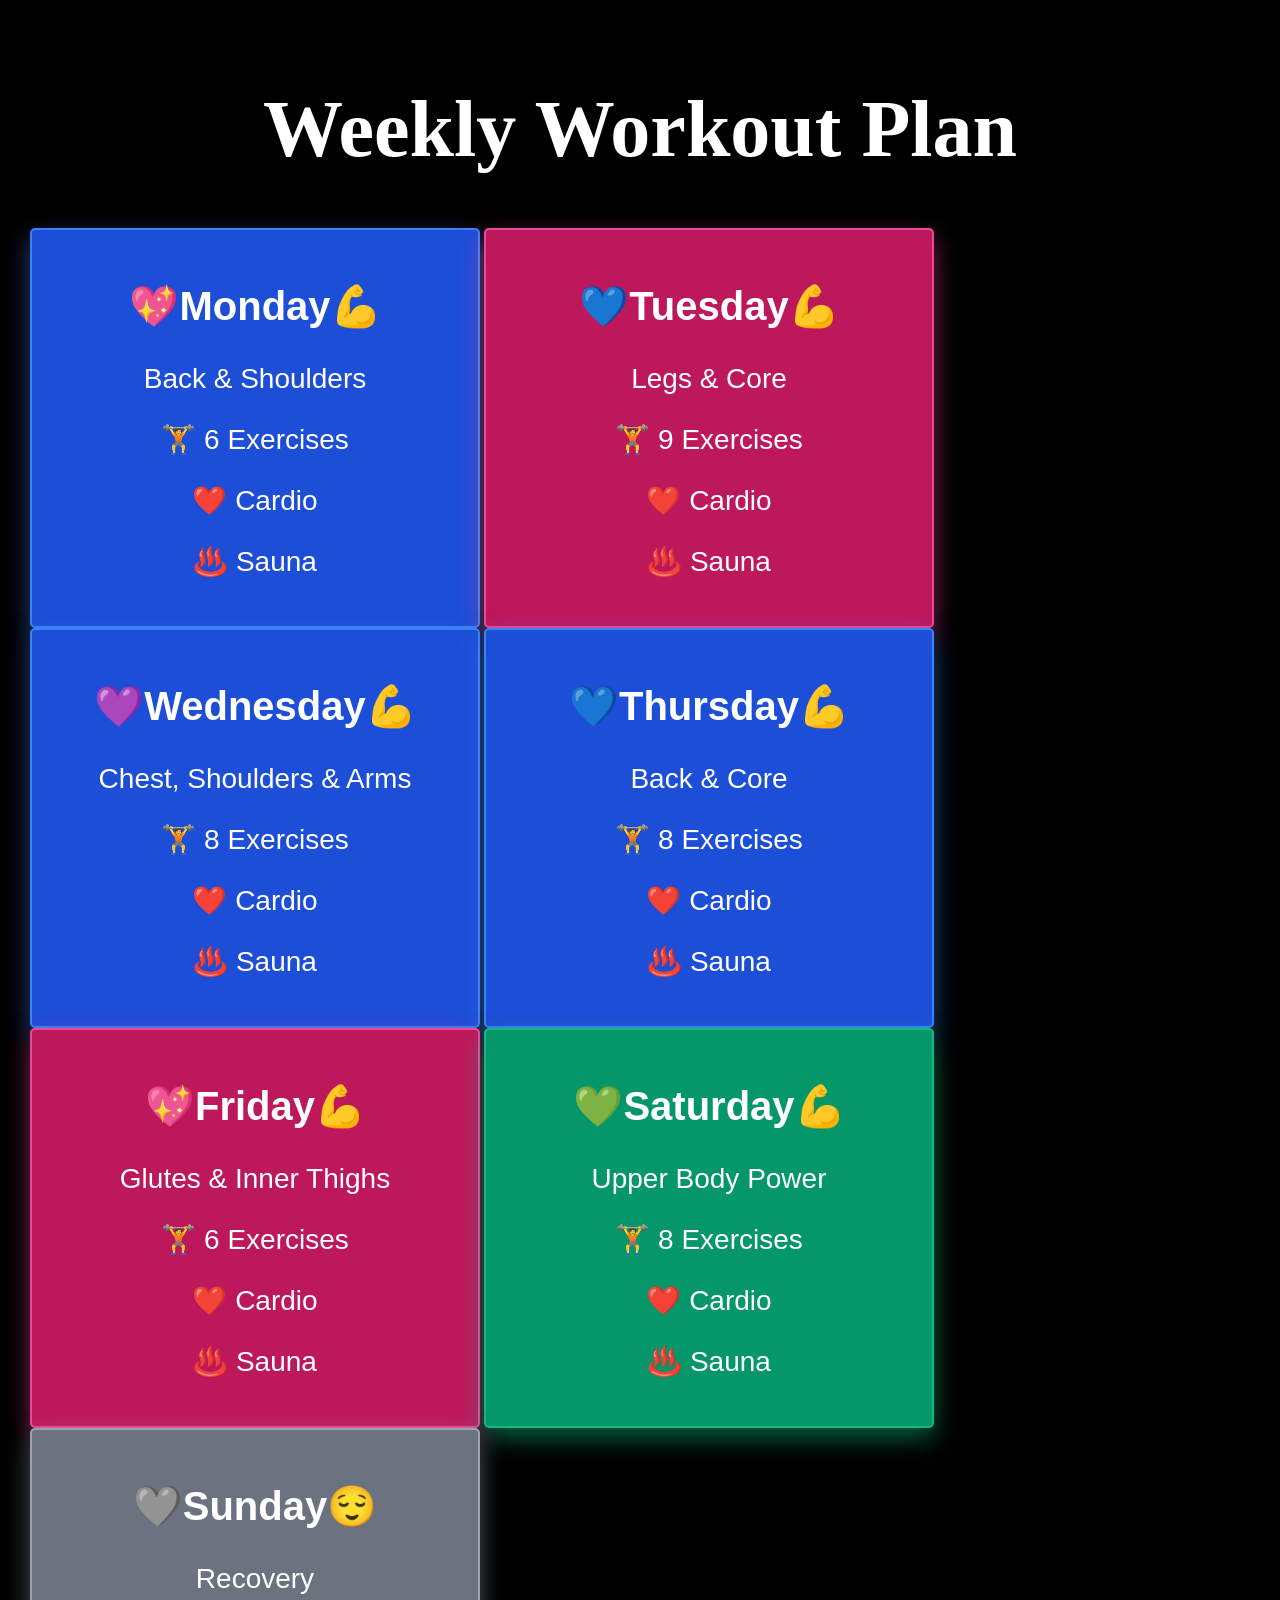
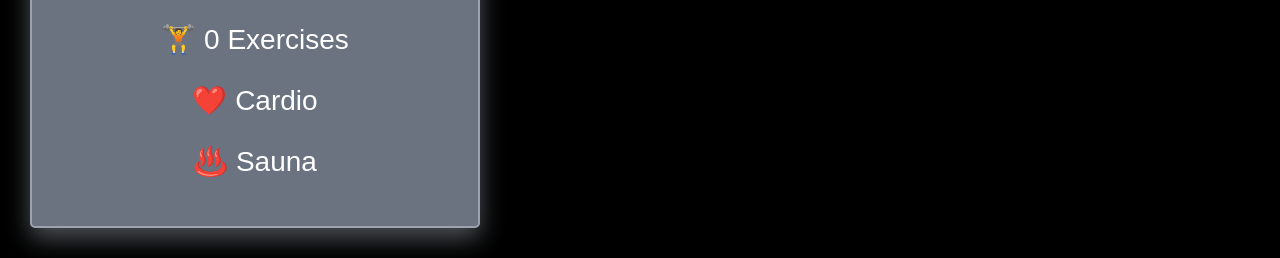
<file: index.html>
<!DOCTYPE html>
<html lang="en">
    <head>
        <link rel="stylesheet" href="style.css">
    </head>
    <body id="main">
        <h1 id="top" style="text-align: center;">Weekly Workout Plan</h1>
        <button id="upper_body">
            <a href="monday_workout.html">
                <h2>💖Monday💪</h2>
                <p>Back & Shoulders</p>
                <p>🏋️ 6 Exercises</p>
                <p>❤️ Cardio</p>
                <p>♨️ Sauna</p>
            </a>
        </button>
        <button id="lower_body">
            <a href="tuesday_workout.html">
                <h2>💙Tuesday💪</h2>
                <p>Legs & Core</p>
                <p>🏋️ 9 Exercises</p>
                <p>❤️ Cardio</p>
                <p>♨️ Sauna</p>
            </a>
        </button>
        <button id="upper_body">
            <a href="wednesday_workout.html">
                <h2>💜Wednesday💪</h2>
                <p>Chest, Shoulders & Arms</p>
                <p>🏋️ 8 Exercises</p>
                <p>❤️ Cardio</p>
                <p>♨️ Sauna</p>
            </a>
        </button>
        <button id="upper_body">
            <a href="thursday_workout.html">
                <h2>💙Thursday💪</h2>
                <p>Back & Core</p>
                <p>🏋️ 8 Exercises</p>
                <p>❤️ Cardio</p>
                <p>♨️ Sauna</p>
            </a>
        </button>
        <button id="lower_body">
            <a href="friday_workout.html">
                <h2>💖Friday💪</h2>
                <p>Glutes & Inner Thighs</p>
                <p>🏋️ 6 Exercises</p>
                <p>❤️ Cardio</p>
                <p>♨️ Sauna</p>
            </a>
        </button>
        <button id="full_body">
            <a href="saturday_workout.html">
                <h2>💚Saturday💪</h2>
                <p>Upper Body Power</p>
                <p>🏋️ 8 Exercises</p>
                <p>❤️ Cardio</p>
                <p>♨️ Sauna</p>
            </a>
        </button>
        <button id="recovery">
            <a href="sunday_workout.html">
                <h2>🩶Sunday😌</h2>
                <p>Recovery</p>
                <p>🏋️ 0 Exercises</p>
                <p>❤️ Cardio</p>
                <p>♨️ Sauna</p>
            </a>
        </button>
    </body>
</html>
</file>
<file: style.css>
button {
    height: 400px;
    width: 450px;
    border-radius: 5px;
    border-color: rgb(255, 255, 255);
    border-width: 2px;
    border-style: solid;
    background-color: rgba(128, 128, 128, 0.184);
    gap: 15px;
    transition: 0.3s;
}
a {
    color: white;
    text-decoration: none;
    font-size: 35px;
}
body {
    background-color: black;
    margin: 10px;
    color:white;
}
#main{
    padding: 20px;
}
.home-button{
    display: inline-block;
    background-color: #374151;
    color: white;
    text-decoration: none;
    padding: 12px 20px;
    border-radius: 12px;
    margin:1px;
    font-weight: bold;
    transition: 0.3s;
    overflow: none;
    text-align: center;
    font-size: 40px;
}

.home-button:hover{
    background-color: #4B5563;
    transform: translateY(-3px);
}
#lower_body {
    background-color: #BE185D;
    border-color: #EC4899;
    box-shadow: 0px 10px 25px rgba(236,72,153,0.5);
}
#upper_body {
    background-color: #1D4ED8;
    border-color: #3B82F6;
    box-shadow: 0px 10px 25px rgba(59,130,246,0.5);
}
#full_body {
    background-color: #059669;
    border-color: #10B981;
    box-shadow: 0px 10px 25px rgba(16,185,129,0.5);
}
#recovery {
    background-color: #6B7280;
    border-color: #9CA3AF;
    box-shadow: 0px 10px 25px rgba(156,163,175,0.5);
}
#glutes_core {
    background-color: #7C3AED;
    border-color: #A78BFA;
    box-shadow: 0px 10px 25px rgba(167,139,250,0.5);
}
input[type="checkbox"]{
    width: 40px;
    height: 40px;
    margin-right: 10px;
    accent-color: #EC4899;
}
#warm_up_card{
    background-color: #1E1E1E;
    border-radius: 20px;
    padding: 20px;
    margin: 20px auto;
    width: 80%;
    box-shadow: 0px 5px 15px rgba(0,0,0,0.5);
}
#header_card{
    padding: 20px;
    cursor: pointer;
    font-size: 42px;
    font-weight: bold;
}
#header{
    text-align: center;
    font-size: 60px;
    margin: 20px 0;
}
details{
    width: 80%;
    margin: 20px auto;
    border-radius: 20px;
    overflow: hidden;
}
summary{
    padding: 20px;
    font-size: 25px;
    font-weight: bold;
    cursor: pointer;
}
.exercise{
    background-color: rgba(255,255,255,0.1);
    padding: 15px;
    margin: 10px;
    border-radius: 10px;
}
.exercise-label {
    display: flex;
    align-items: center;
    gap: 10px;
    font-size: 50px;
}
#warm_up_card{
    background-color: #F59E0B;
    padding: 30px;
}
#dumbbells_card{
    background-color: #2563EB;
    padding: 30px;
}
#machine_card{
    background-color: #059669;
    padding: 30px;
}

#cardio{
    background-color: #DC2626;
    padding: 30px;
}
#stretching{
    background-color: #7C3AED;
    padding: 30px;
}
#sauna{
    background-color: #EA580C;
    padding: 30px;
}
#core_card{
    background-color: #DE3163;
    padding: 30px;
}
button p{
    font-size: 28px;
}
h1{
    font-size: 80px;
}
.exercise-label span{
    transition: all 0.3s ease;
}

input[type="checkbox"]:checked + span{
    text-decoration: line-through;
    color: #d1d5db;
    opacity: 0.7;
}
h2{
    font-size: 40px;
}
</file>
